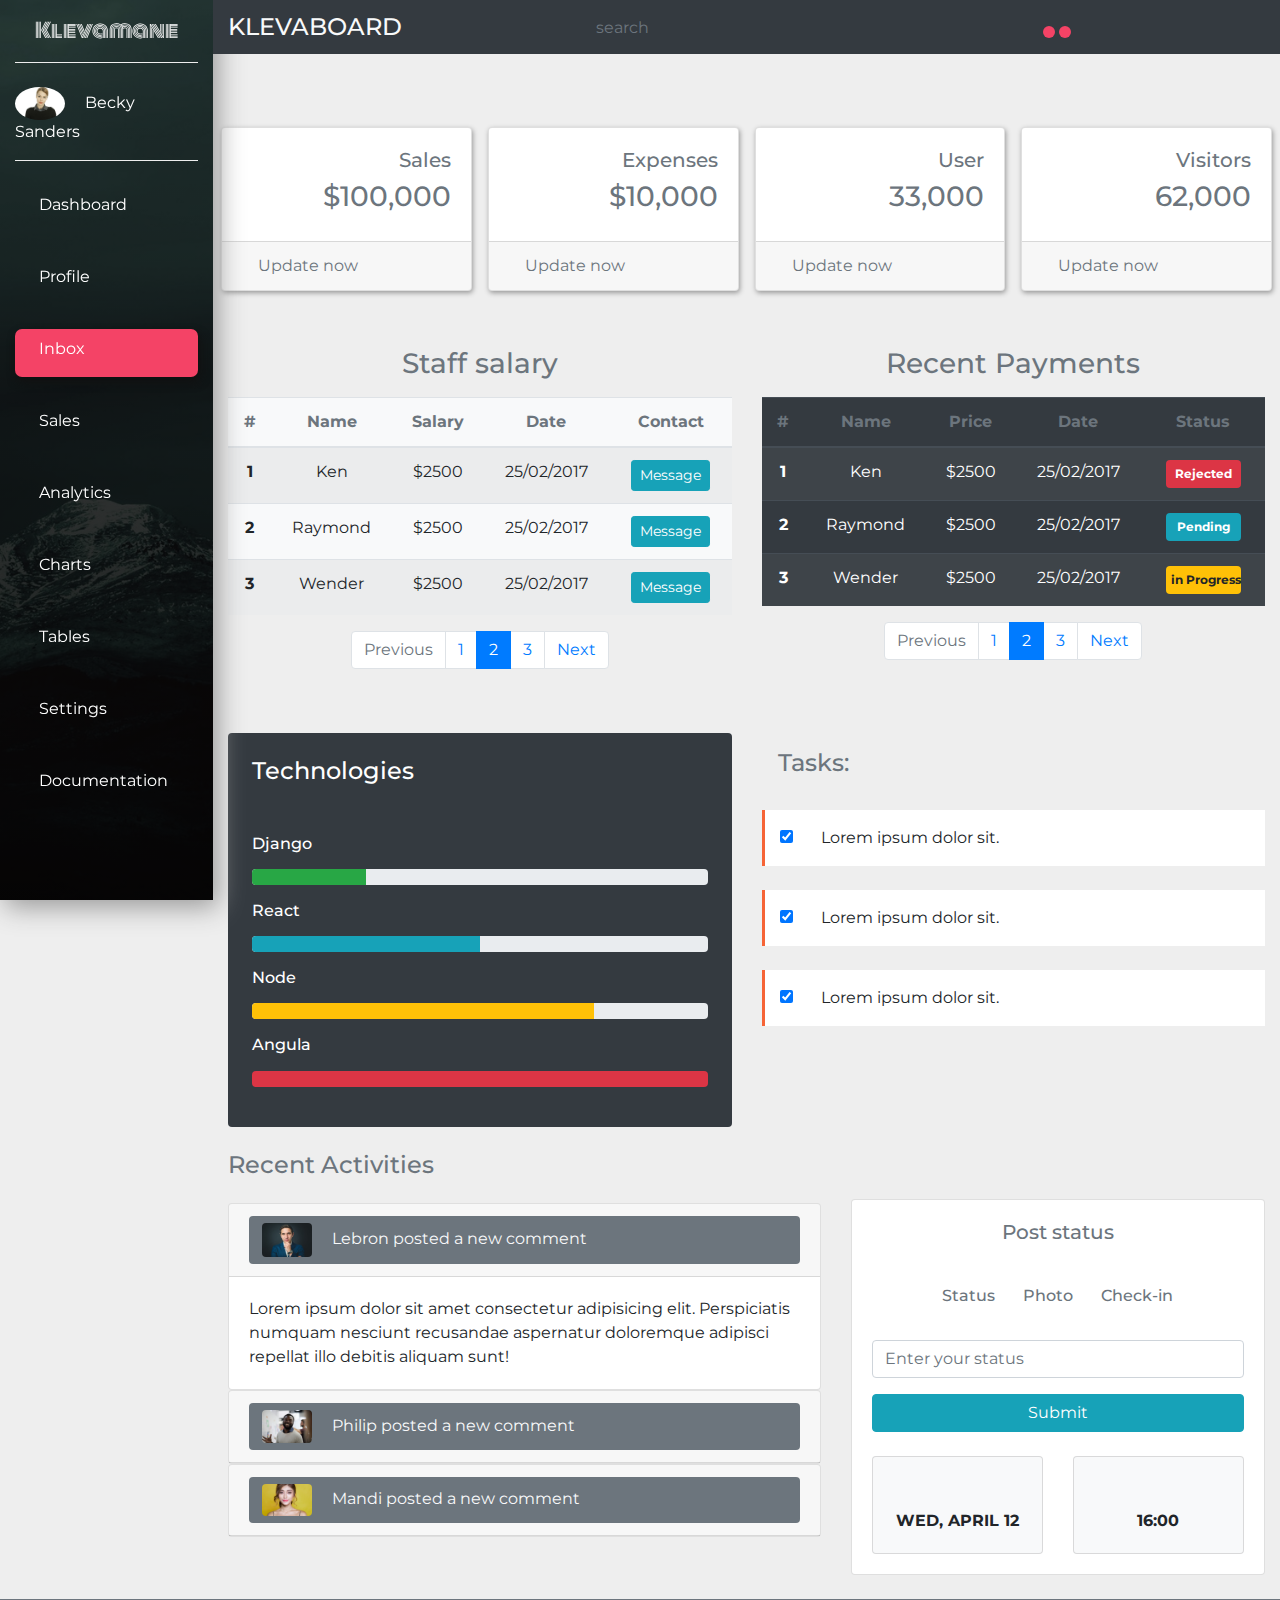
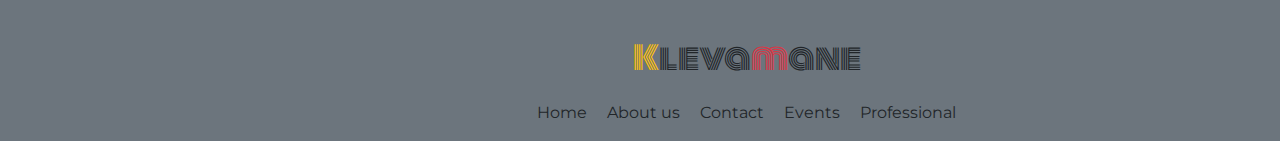
<file: admin_dashboard.html>
<!doctype html>
<html lang="en">

<head>
    <!-- Required meta tags -->
    <meta charset="utf-8">
    <meta name="viewport" content="width=device-width, initial-scale=1, shrink-to-fit=no">

    <link rel="title icon" type="image/png" href="images/title-img.png">
    <!-- Bootstrap CSS -->
    <link rel="stylesheet" href="https://stackpath.bootstrapcdn.com/bootstrap/4.3.1/css/bootstrap.min.css"
        integrity="sha384-ggOyR0iXCbMQv3Xipma34MD+dH/1fQ784/j6cY/iJTQUOhcWr7x9JvoRxT2MZw1T" crossorigin="anonymous">

    <link rel="stylesheet" href="https://use.fontawesome.com/releases/v5.8.1/css/all.css"
        integrity="sha384-50oBUHEmvpQ+1lW4y57PTFmhCaXp0ML5d60M1M7uH2+nqUivzIebhndOJK28anvf" crossorigin="anonymous">
    <link rel="stylesheet" href="style.css">
    <link href="https://fonts.googleapis.com/css?family=Montserrat" rel="stylesheet">
    <link href="https://fonts.googleapis.com/css?family=Monoton" rel="stylesheet">


    <title>Admin Section</title>
</head>

<body>
    <!-- NAVBAR -->
    <!-- navabar-expand-md -> collapse navabar as soon as the screen size becomes less than medium -->
    <nav class="navbar navbar-expand-md navbar-light">
        <button class="navabar-toggler ml-auto mb-2" type="button" data-toggle="collapse" data-target="#mynavbar">
            <span class="navbar-toggler-icon"></span>
        </button>
        <div class="collapse navbar-collapse" id="mynavbar">
            <div class="container-fluid">
                <div class="row">



                    <!-- SIDEBAR -->
                    <div class="col-xl-2 col-md-4 col-lg-3 custom-sidebar fixed-top">
                        <a href="#"
                            class="navbar-brand text-white d-block mx-auto text-center py-3 mb-4 custom-bottom-border kleva-monoton">
                            Klevamane
                        </a>
                        <div class="custom-bottom-border pb-3">
                            <img src="images/admin.jpeg" width="50" class="rounded-circle mr-3" alt="">
                            <a href="#" class="text-white">Becky Sanders</a>
                        </div>
                        <!-- start of icon -->
                        <ul class="navbar-nav flex-column mt-4">
                            <li class="nav nav-item custom-sidebar-link">
                                <a href="#" class="nav-link text-white mb-2">
                                    <i class="fas fa-home text-light fa-lg mr-3"></i>Dashboard</a>
                            </li>
                        </ul>
                        <!-- end of icon -->

                        <!-- start of icon -->
                        <ul class="navbar-nav flex-column mt-4">
                            <li class="nav nav-item custom-sidebar-link">
                                <a href="#" class="nav-link text-white mb-2">
                                    <i class="fas fa-user text-light fa-lg mr-3"></i>Profile</a>
                            </li>
                        </ul>
                        <!-- end of icon -->

                        <!-- start of icon -->
                        <ul class="navbar-nav flex-column mt-4 current">
                            <li class="nav nav-item custom-sidebar-link">
                                <a href="#" class="nav-link text-white mb-2">
                                    <i class="fas fa-envelope text-light fa-lg mr-3"></i>Inbox</a>
                            </li>
                        </ul>
                        <!-- end of icon -->

                        <ul class="navbar-nav flex-column mt-4">
                            <li class="nav nav-item custom-sidebar-link">
                                <a href="#" class="nav-link text-white mb-2">
                                    <i class="fas fa-shopping-cart text-light fa-lg mr-3"></i>Sales</a>
                            </li>
                        </ul>
                        <!-- end of icon -->

                        <ul class="navbar-nav flex-column mt-4">
                            <li class="nav nav-item custom-sidebar-link">
                                <a href="#" class="nav-link text-white mb-2">
                                    <i class="fas fa-chart-line text-light fa-lg mr-3"></i>Analytics</a>
                            </li>
                        </ul>
                        <!-- end of icon -->

                        <ul class="navbar-nav flex-column mt-4">
                            <li class="nav nav-item custom-sidebar-link">
                                <a href="#" class="nav-link text-white mb-2">
                                    <i class="fas fa-chart-bar text-light fa-lg mr-3"></i>Charts</a>
                            </li>
                        </ul>
                        <!-- end of icon -->


                        <ul class="navbar-nav flex-column mt-4">
                            <li class="nav nav-item custom-sidebar-link">
                                <a href="#" class="nav-link text-white mb-2">
                                    <i class="fas fa-table text-light fa-lg mr-3"></i>Tables</a>
                            </li>
                        </ul>
                        <!-- end of icon -->

                        <ul class="navbar-nav flex-column mt-4">
                            <li class="nav nav-item custom-sidebar-link">
                                <a href="#" class="nav-link text-white mb-2">
                                    <i class="fas fa-wrench text-light fa-lg mr-3"></i>Settings</a>
                            </li>
                        </ul>
                        <!-- end of icon -->

                        <ul class="navbar-nav flex-column mt-4">
                            <li class="nav nav-item custom-sidebar-link">
                                <a href="#" class="nav-link text-white mb-2">
                                    <i class="fas fa-file-alt text-light fa-lg mr-3"></i>Documentation</a>
                            </li>
                        </ul>
                        <!-- end of icon -->


                    </div>
                    <!-- END OF SIDEBAR -->




                    <!-- top navbar -->
                    <!-- use fixed-top to make the navbar cover the gap -->
                    <!-- Add ml-auto so that the text wont be underneath the side bar -->
                    <div class="col-xl-10 col-md-8 col-lg-9 ml-auto bg-dark fixed-top py-2 custom-top-navbar">
                        <div class="row align-items-center">
                            <!-- first-column -->
                            <div class="col-md-4">
                                <h4 class="text-light text-uppercase mb-0">KlevaBoard</h4>
                            </div>
                            <!-- end of column -->


                            <!-- second-column -->
                            <div class="col-md-5">
                                <form action="">
                                    <div class="input-group">
                                        <input type="text" class="form-control custom-search-input" name="" placeholder="search" id="">
                                        <button type="button" class="btn btn-white custom-search-button"><i
                                                class="fa fa-search text-danger"></i></button>
                                    </div>
                                </form>
                            </div>
                            <!-- end of column -->

                            <!-- third-column -->
                            <div class="col-md-3">
                                <ul class="navbar-nav">
                                    <!-- use the custom-icon-parent and custom-icon-bullet classes to make notification badges -->
                                    <li class="nav-item custom-icon-parent">
                                        <a href="" class="nav-link custom-icon-bullet"><i class="fas fa-comments text-muted fa-lg"></i></a>
                                    </li>
                                    <li class="nav-item custom-icon-parent">
                                        <a href="" class="nav-link custom-icon-bullet"><i class="fas fa-bell text-muted fa-lg"></i></a>
                                    </li>
                                    <li class="nav-item ml-md-auto">
                                        <a href="" class="nav-link" data-toggle="modal" data-target="#sign-out"><i class="fas fa-sign-out-alt text-danger fa-lg"></i></a>
                                    </li>
                                </ul>
                            </div>
                            <!-- end of column -->
                        </div>
                    </div>
                    <!-- end of topnave -->

                </div>
            </div>
        </div>
    </nav>
    <!-- END OF NAVBAR -->



    <!-- MODAL -->

    <div class="modal fade" id="sign-out">
        <div class="modal-dialog">
            <div class="modal-content">
                <div class="modal-header">
                    <h4 class="modal-title">Do you want to sign out? </h4>
                    <button type="button" class="close" data-dismiss="modal">&times;</button>
                </div>
                <div class="modal-body">
                    Press logout to leave
                </div>
                <div class="modal-footer">
                    <button type="modal" class="btn btn-success" data-dismiss="modal">Stay here</button>
                    <button type="modal" class="btn btn-danger" data-dismiss="modal">Logout</button>
                </div>
            </div>
        </div>
    </div>
    <!-- END OF MODAL -->


    <!-- CARDS -->

    <div class="container-fluid">
        <div class="row">
            <div class="col-xl-10 col-md-8 col-lg-9 ml-auto">
                <div class="row pt-5 mt-md-3 mb-5">
                    <div class="col-sm-6 p-2 col-xl-3">

                        <!-- CARD -->
                        <div class="card custom-card-common">
                            <div class="card-body">
                                <!-- make the fontawesome icon and the text be on the same line by making the div flex - d-flex -->
                                <!-- then make space in between by justify-content-between -->
                                <div class="d-flex justify-content-between">
                                    <i class="fas fa-shopping-cart fa-3x text-warning"></i>
                                    <div class="text-right text-secondary">
                                        <h5>Sales</h5>
                                        <h3>$100,000 </h3>
                                    </div>
                                </div>
                            </div>
                            <div class="card-footer text-secondary">
                                <i class="fas fa-sync mr-3"></i>
                                <span>Update now</span>
                            </div>
                        </div>

                        <!-- END OF CARD -->

                        
                    </div>
    
                    <div class="col-sm-6 p-2 col-xl-3">
    
                         <!-- CARD -->
                         <div class="card custom-card-common">
                                <div class="card-body">
                                    <!-- make the fontawesome icon and the text be on the same line by making the div flex - d-flex -->
                                    <!-- then make space in between by justify-content-between -->
                                    <div class="d-flex justify-content-between">
                                        <i class="fas fa-money-bill-alt fa-3x text-success"></i>
                                        <div class="text-right text-secondary">
                                            <h5>Expenses</h5>
                                            <h3>$10,000 </h3>
                                        </div>
                                    </div>
                                </div>
                                <div class="card-footer text-secondary">
                                    <i class="fas fa-sync mr-3"></i>
                                    <span>Update now</span>
                                </div>
                            </div>
    
                            <!-- END OF CARD -->
                    </div>
    
                    <div class="col-sm-6 p-2 col-xl-3">
                         <!-- CARD -->
                         <div class="card custom-card-common">
                                <div class="card-body">
                                    <!-- make the fontawesome icon and the text be on the same line by making the div flex - d-flex -->
                                    <!-- then make space in between by justify-content-between -->
                                    <div class="d-flex justify-content-between">
                                        <i class="fas fa-users fa-3x text-info"></i>
                                        <div class="text-right text-secondary">
                                            <h5>User</h5>
                                            <h3>33,000 </h3>
                                        </div>
                                    </div>
                                </div>
                                <div class="card-footer text-secondary">
                                    <i class="fas fa-sync mr-3"></i>
                                    <span>Update now</span>
                                </div>
                            </div>
    
                            <!-- END OF CARD -->
                    </div>
    
                    <div class="col-sm-6 p-2 col-xl-3">
     <!-- CARD -->
     <div class="card custom-card-common">
            <div class="card-body">
                <!-- make the fontawesome icon and the text be on the same line by making the div flex - d-flex -->
                <!-- then make space in between by justify-content-between -->
                <div class="d-flex justify-content-between">
                    <i class="fas fa-chart-line fa-3x text-danger"></i>
                    <div class="text-right text-secondary">
                        <h5>Visitors</h5>
                        <h3>62,000 </h3>
                    </div>
                </div>
            </div>
            <div class="card-footer text-secondary">
                <i class="fas fa-sync mr-3"></i>
                <span>Update now</span>
            </div>
        </div>

        <!-- END OF CARD -->
                    </div>
                </div>
            </div>
        </div>
    </div>
    <!-- END OF CARDS -->

    <!-- TABLES -->

    <section>
        <div class="container-fluid">
            <div class="row mb-5">
                <div class="col-xl-10 col-lg-9 col-md-8 ml-auto">
                    <div class="row">
                        <div class="col-12 col-xl-6 mb-4 mb-xl-0">
                            <h3 class="text-muted text-center mb-3">Staff salary</h3>
                            <table class="table bg-light text-center table-striped">
                                <thead>
                                    <tr class="text-muted">
                                        <th>#</th>
                                        <th>Name</th>
                                        <th>Salary</th>
                                        <th>Date</th>
                                        <th>Contact</th>
                                    </tr>
                                </thead>
    
                                <tbody>
                                    <tr>
                                        <th>1</th>
                                        <td>Ken</td>
                                        <td>$2500</td>
                                        <td>25/02/2017</td>
                                        <td><button class="btn btn-info btn-sm">Message</button></td>
                                    </tr>
    
                                    <tr>
                                        <th>2</th>
                                        <td>Raymond</td>
                                        <td>$2500</td>
                                        <td>25/02/2017</td>
                                        <td><button class="btn btn-info btn-sm">Message</button></td>
                                    </tr>
    
                                    <tr>
                                        <th>3</th>
                                        <td>Wender</td>
                                        <td>$2500</td>
                                        <td>25/02/2017</td>
                                        <td><button class="btn btn-info btn-sm">Message</button></td>
                                    </tr>
                                </tbody>
                            </table>
    
                            <!-- PAGINATION -->
                            <nav aria-label="...">
                                <ul class="pagination justify-content-center">
                                    <li class="page-item disabled">
                                        <span class="page-link">Previous</span>
                                    </li>
                                    <li class="page-item"><a class="page-link" href="#">1</a></li>
                                    <li class="page-item active">
                                        <span class="page-link">
                                            2
                                            <span class="sr-only">(current)</span>
                                        </span>
                                    </li>
                                    <li class="page-item"><a class="page-link" href="#">3</a></li>
                                    <li class="page-item">
                                        <a class="page-link" href="#">Next</a>
                                    </li>
                                </ul>
                            </nav>
                            <!-- END OF PAGINATION -->
    
                        </div>
                        <div class="col-12 col-xl-6">
                                <h3 class="text-muted text-center mb-3">Recent Payments</h3>
                                <table class="table text-center table-dark table-striped table-hover">
                                        <thead>
                                            <tr class="text-muted">
                                                <th>#</th>
                                                <th>Name</th>
                                                <th>Price</th>
                                                <th>Date</th>
                                                <th>Status</th>
                                            </tr>
                                        </thead>
            
                                        <tbody>
                                            <tr>
                                                <th>1</th>
                                                <td>Ken</td>
                                                <td>$2500</td>
                                                <td>25/02/2017</td>
                                                <td><span class="badge badge-danger w-75 py-2">Rejected</span></td>
                                            </tr>
            
                                            <tr>
                                                <th>2</th>
                                                <td>Raymond</td>
                                                <td>$2500</td>
                                                <td>25/02/2017</td>
                                                <td><span class="badge badge-info w-75 py-2">Pending</span></td>
                                            </tr>
            
                                            <tr>
                                                <th>3</th>
                                                <td>Wender</td>
                                                <td>$2500</td>
                                                <td>25/02/2017</td>
                                                <td><span class="badge badge-warning w-75 py-2">in Progress</span></td>
                                            </tr>
                                        </tbody>
                                    </table>
                                    
                                    <!-- PAGINATION -->
                            <nav aria-label="...">
                                    <ul class="pagination justify-content-center">
                                        <li class="page-item disabled">
                                            <span class="page-link">Previous</span>
                                        </li>
                                        <li class="page-item"><a class="page-link" href="#">1</a></li>
                                        <li class="page-item active">
                                            <span class="page-link">
                                                2
                                                <span class="sr-only">(current)</span>
                                            </span>
                                        </li>
                                        <li class="page-item"><a class="page-link" href="#">3</a></li>
                                        <li class="page-item">
                                            <a class="page-link" href="#">Next</a>
                                        </li>
                                    </ul>
                                </nav>
                                <!-- END OF PAGINATION -->

                        </div>
                    </div>
                </div>
            </div>
        </div>
    </section>
    <!-- END OF TABLES -->


    <!-- Task, list and progress -->

    <section>
        <div class="container-fluid">
            <div class="row">
                <div class="col-xl-10 col-lg-9 col-md-8 ml-auto">
                    <div class="row mb-4">
                        <div class="col-xl-6 col-12">
                            <div class="bg-dark text-white p-4 rounded">
                                <h4 class="mb-5">Technologies</h4>

                                <h6 class="mb-3">Django</h6>
                                <div class="progress mb-3">
                                    <div class="progress-bar bg-success" role="progressbar" style="width: 25%" aria-valuenow="25" aria-valuemin="0"
                                        aria-valuemax="100">
                                    </div>
                                </div>
                                
                                <h6 class="mb-3">React</h6>
                                <div class="progress mb-3">
                                    <div class="progress-bar bg-info" role="progressbar" style="width: 50%" aria-valuenow="50" aria-valuemin="0"
                                        aria-valuemax="100">
                                    </div>
                                </div>

                                <h6 class="mb-3">Node</h6>
                                <div class="progress mb-3">
                                    <div class="progress-bar bg-warning" role="progressbar" style="width: 75%" aria-valuenow="75" aria-valuemin="0"
                                        aria-valuemax="100">
                                    </div>
                                </div>

                                <h6 class="mb-3">Angula</h6>
                                <div class="progress mb-3">
                                    <div class="progress-bar bg-danger" role="progressbar" style="width: 100%" aria-valuenow="100" aria-valuemin="0"
                                        aria-valuemax="100"></div>
                                </div>
                                
                            </div>
                        </div>

                        <div class="col-xl-6 col-12">
                        <h4 class="text-muted p-3 mb-3">Tasks:</h4>
                        <!-- TASK -->
                        <div class="container-fluid bg-white">
                            
                            <div class="row py-3 mb-4 custom-left-red-border">
                                <div class="col-1">
                                    <input type="checkbox" name="" id="" checked>
                                </div>
                                <div class="col-sm-9 col-8">
                                    Lorem ipsum dolor sit.
                                </div>
                                <div class="col-1">
                                    <!-- select the position to place the tooltip using data-placement attr -->
                                    <!-- set data-html="true" to change the size of the title with h tags -->
                                    <a href="#" id="edit_tooltip" data-toggle="tooltip" data-placement="right" title="<h5>edit</h5>" data-html="true">
                                        <i class="fas fa-edit fa-lg text-success mr-2"></i>
                                    </a>
                                </div>

                                <div class="col-1">
                                        <!-- select the position to place the tooltip using data-placement attr -->
                                        <!-- set data-html="true" to change the size of the title with h tags -->
                                        <a href="#" id="edit_tooltip" data-toggle="tooltip" data-placement="right" title="<h5>Delete</h5>" data-html="true">
                                            <i class="fas fa-trash-alt fa-lg text-danger"></i>
                                        </a>
                                </div>
                            </div>                      

                        </div>
                        <!-- END OF TASK -->

                          <!-- TASK -->
                          <div class="container-fluid bg-white">
                            
                                <div class="row py-3 mb-4 custom-left-red-border">
                                    <div class="col-1">
                                        <input type="checkbox" name="" id="" checked>
                                    </div>
                                    <div class="col-sm-9 col-8">
                                        Lorem ipsum dolor sit.
                                    </div>
                                    <div class="col-1">
                                        <!-- select the position to place the tooltip using data-placement attr -->
                                        <!-- set data-html="true" to change the size of the title with h tags -->
                                        <a href="#" id="edit_tooltip" data-toggle="tooltip" data-placement="right" title="<h5>edit</h5>" data-html="true">
                                            <i class="fas fa-edit fa-lg text-success mr-2"></i>
                                        </a>
                                    </div>
    
                                    <div class="col-1">
                                            <!-- select the position to place the tooltip using data-placement attr -->
                                            <!-- set data-html="true" to change the size of the title with h tags -->
                                            <a href="#" id="edit_tooltip" data-toggle="tooltip" data-placement="right" title="<h5>Delete</h5>" data-html="true">
                                                <i class="fas fa-trash-alt fa-lg text-danger"></i>
                                            </a>
                                    </div>
                                </div>                      
    
                            </div>
                            <!-- END OF TASK -->


                              <!-- TASK -->
                        <div class="container-fluid bg-white">
                            
                                <div class="row py-3 mb-4 custom-left-red-border">
                                    <div class="col-1">
                                        <input type="checkbox" name="" id="" checked>
                                    </div>
                                    <div class="col-sm-9 col-8">
                                        Lorem ipsum dolor sit.
                                    </div>
                                    <div class="col-1">
                                        <!-- select the position to place the tooltip using data-placement attr -->
                                        <!-- set data-html="true" to change the size of the title with h tags -->
                                        <a href="#" id="edit_tooltip" data-toggle="tooltip" data-placement="right" title="<h5>edit</h5>" data-html="true">
                                            <i class="fas fa-edit fa-lg text-success mr-2"></i>
                                        </a>
                                    </div>
    
                                    <div class="col-1">
                                            <!-- select the position to place the tooltip using data-placement attr -->
                                            <!-- set data-html="true" to change the size of the title with h tags -->
                                            <a href="#" id="edit_tooltip" data-toggle="tooltip" data-placement="right" title="<h5>Delete</h5>" data-html="true">
                                                <i class="fas fa-trash-alt fa-lg text-danger"></i>
                                            </a>
                                    </div>
                                </div>                      
    
                            </div>
                            <!-- END OF TASK -->
                        </div>
                    </div>
                </div>
            </div>
        </div>
    </section>

    <!-- ACTIVITIES SECTION -->

    <!-- Add accordion to the outer div as id, and add data-parent="#accordion" to each collapsable element -->
    <!-- to make it an accordion -->
    <!-- Add .show to any collapsable element to always view it upon page reload -->

    <div class="container-fluid">
        <div class="row">
            <div class="col-xl-10 col-lg-9 col-md-8 ml-auto">
                <div class="row">
                    <div class="col-xl-7">
                        <h4 class="text-muted mb-4">Recent Activities</h4>
                        
                        <div id ="accordion">
                           
                            <!-- CARD 1 -->

                            <div class="card">
                                <div class="card-header">
                                    <button class="btn btn-block bg-secondary text-light text-left" data-toggle="collapse"
                                        data-target="#activity-body">
                                        <img src="images/cust1.jpeg" width="50px" alt="" class="mr-3 rounded">
                                        Lebron posted a new comment
                                    </button>
                                </div>
                                <div class="collapse show" id="activity-body" data-parent="#accordion">
                                    <div class="card-body">
                                        Lorem ipsum dolor sit amet consectetur adipisicing elit. Perspiciatis numquam
                                        nesciunt recusandae aspernatur doloremque adipisci repellat illo debitis aliquam
                                        sunt!
                                    </div>
                                </div>
                            </div>

                            <!-- END OF CARD 1 -->
                            

                            <!-- CARD 2 -->

                            <div class="card">
                                <div class="card-header">
                                    <button class="btn btn-block bg-secondary text-light text-left" data-toggle="collapse"
                                        data-target="#activity-body2">
                                        <img src="images/cust2.jpeg" width="50px" alt="" class="mr-3 rounded">
                                        Philip posted a new comment
                                    </button>
                                </div>
                                <div class="collapse" id="activity-body2" data-parent="#accordion">
                                    <div class="card-body">
                                        Lorem ipsum dolor sit amet consectetur adipisicing elit. Perspiciatis numquam
                                        nesciunt recusandae aspernatur doloremque adipisci repellat illo debitis aliquam
                                        sunt!
                                    </div>
                                </div>
                            </div>

                            <!-- END OF CARD 2 -->


                            <!-- CARD 3 -->

                            <div class="card">
                                    <div class="card-header">
                                        <button class="btn btn-block bg-secondary text-light text-left" data-toggle="collapse"
                                            data-target="#activity-body2">
                                            <img src="images/cust4.jpeg" width="50px" alt="" class="mr-3 rounded">
                                            Mandi posted a new comment
                                        </button>
                                    </div>
                                    <div class="collapse" id="activity-body2" data-parent="#accordion">
                                        <div class="card-body">
                                            Lorem ipsum dolor sit amet consectetur adipisicing elit. Perspiciatis numquam
                                            nesciunt recusandae aspernatur doloremque adipisci repellat illo debitis aliquam
                                            sunt!
                                        </div>
                                    </div>
                                </div>

                            <!-- END OF CARD 3 -->
                        </div>
    
    
                    </div>
                    <div class="col-xl-5 mt-5">
                        <div class="card rounded">
                            <div class="card-body">
                                <h5 class="text-muted text-center mb-4">Post status</h5>
                                <ul class="list-inline text-center py-3">
                    
                                    <li class="list-inline-item mr-4">
                                        <a href=""><i class="fas fa-pencil-alt text-success"></i>
                                            <span class="h6 text-muted">Status</span>
                                        </a>
                                    </li>
                    
                                    <li class="list-inline-item mr-4">
                                        <a href=""><i class="fas fa-camera text-info"></i>
                                            <span class="h6 text-muted">Photo</span>
                                        </a>
                                    </li>
                    
                    
                                    <li class="list-inline-item">
                                        <a href=""><i class="fas fa-map-marker-alt text-primary"></i>
                                            <span class="h6 text-muted">Check-in</span>
                                        </a>
                                    </li>
                    
                                </ul>
                    
                                <form>
                                    <div class="form-group">
                                        <input type="text" placeholder="Enter your status" name="" id=""
                                            class="form-control mb-3 py-2 text-muted">
                                    </div>
                                    <button class="btn btn-block btn-info" type="button">Submit </button>
                                </form>
                                
                                
                                <div class="row mt-4">
                                    <!-- calendar Icon-->
                                    <div class="col-6">
                                        <div class="card bg-light">
                                            <i class="fa fa-calendar-alt fa-8x text-warning d-block m-auto py-3"></i>
                                        
                                            <div class="card-body">
                                                <p class="card-text text-center font-weight-bold text-uppercase">Wed, April 12</p>
                                            </div>
                                        </div>
                                    </div>
                                    <!-- End of calendar icon -->
                    
                                    <!-- calendar Icon-->
                                    <div class="col-6">
                                            <div class="card bg-light">
                                                <i class="fa fa-clock fa-8x text-danger d-block m-auto py-3"></i>
                                            
                                                <div class="card-body">
                                                    <p class="card-text text-center font-weight-bold text-uppercase">16:00</p>
                                                </div>
                                            </div>
                                        </div>
                                        <!-- End of calendar icon -->
                                </div>
                            </div>
                        </div>
                    </div>
                </div>
            </div>
        </div>
    </div>
    <!-- END OF ACTIVITIES SECTION -->



    <!-- FOOTER -->

    <footer class="bg-secondary navbar-nav mt-4">
        <div class="container-fluid no-gutters mt-3">
            <div class="row">
                <div class="col-xl-10  col-lg-9 col-md-8 ml-auto">
                    <div class="row">
                        <div class="col-12">
                            <h2 class="text-center kleva-monoton my-4"><span class="text-warning">K</span>leva<span class="text-danger">m</span>ane</h2>
                        </div>
                    </div>
                    <div class="row">
                            <div class="col-12">
                               <ul class="list-inline text-center">
                                   <li class="list-inline-item mr-3"><a href="#">Home</a></li>
                                   <li class="list-inline-item mr-3"><a href="#">About us</a></li>
                                   <li class="list-inline-item mr-3"><a href="#">Contact</a></li>
                                   <li class="list-inline-item mr-3"><a href="#">Events</a></li>
                                   <li class="list-inline-item"><a href="#">Professional</a></li>
                               </ul>
                            </div>
                    </div>
                </div>
            </div>
        </div>
    </footer>
    
    <!-- END OF FOOTER -->
   
    
    

    <!-- Optional JavaScript -->
    <!-- jQuery first, then Popper.js, then Bootstrap JS -->
    <script src="https://code.jquery.com/jquery-3.3.1.slim.min.js"
        integrity="sha384-q8i/X+965DzO0rT7abK41JStQIAqVgRVzpbzo5smXKp4YfRvH+8abtTE1Pi6jizo"
        crossorigin="anonymous"></script>
    <script src="https://cdnjs.cloudflare.com/ajax/libs/popper.js/1.14.7/umd/popper.min.js"
        integrity="sha384-UO2eT0CpHqdSJQ6hJty5KVphtPhzWj9WO1clHTMGa3JDZwrnQq4sF86dIHNDz0W1"
        crossorigin="anonymous"></script>
    <script src="https://stackpath.bootstrapcdn.com/bootstrap/4.3.1/js/bootstrap.min.js"
        integrity="sha384-JjSmVgyd0p3pXB1rRibZUAYoIIy6OrQ6VrjIEaFf/nJGzIxFDsf4x0xIM+B07jRM"
        crossorigin="anonymous"></script>
    <script src="script.js"></script>
</body>

</html>
</file>
<file: style.css>
body {
  font-family: "Montserrat", sans-serif;
  background-color: #eee
}

.kleva-monoton {
    font-family: 'Monoton', cursive;

}

.custom-sidebar {
    /* 100vh means it will be stretch top to bottomo of the view height */
    height: 100vh;
    background: linear-gradient(rgba(0,0,0,.7), rgba(0, 0, 0, .9)), url(images/img1.jpeg);
    background-position: center;
    background-repeat: no-repeat;
    background-size: cover;
    box-shadow: 5px 7px 25px #999
}

.custom-bottom-border {
    border-bottom: 1px groove #eee
}

.custom-sidebar-link {
    transition: all .4s;
}
.custom-sidebar-link:hover {
    background-color: #444;
    border-radius: 5px;
    padding: 3px;
}

.current {
    background-color: #f44366;
    border-radius: 7px;
    box-shadow: 2px 5px 10px #111;
}

.current:hover {
    background-color: #f66436;
    border-radius: 7px;
    box-shadow: 2px 5px 20px #111;
}

.custom-search-input {
    background: transparent;
    border: none;
    border-radius: 0;
    border-bottom: 2px solid #999
    transitionL all .4s;
     
}

.custom-search-input:focus  {
    background: transparent;
    box-shadow: none;
    border-bottom: 2px solid #dc3545;

}

/* change the placeholder colour on focus */
/* .custom-search-input:focus::-webkit-input-placeholder {
    color: rgb(214, 102, 102);
} */


.custom-search-button {
    border-radius: 50%;
    padding: 10px 16px;
    transition: all .4s;
}

.custom-search-button:hover {
    background-color: rgb(134, 51, 51);
    transform: translateY(-1px)

}

.custom-icon-parent {
    position: relative;
}


.custom-icon-bullet::after {
    content: "";
    position: absolute;
    top: 7px;
    left: 15px;
    height: 12px;
    width: 12px;
    background-color: #f44366;
    border-radius: 50%;
}


/* for smaller screens */
@media(max-width: 768px) {
    .custom-sidebar {
        position: static;
        height: auto;
    }

    .custom-top-navbar {
        position: static;
    }
}

/* CARDS */

.custom-card-common {
    box-shadow: 1px 2px 5px #999;
    transition: all .4s;
}

.custom-card-common:hover {
    box-shadow: 1px 2px 13px #999;
    transform: translateY(-1px);
}


/* TASK */

.custom-left-red-border {
    border-left: 3px solid #f66436;
}

footer ul li a:hover {
    text-decoration: none;
    color: #999
}

footer ul li a {
    color: inherit;
}
</file>
